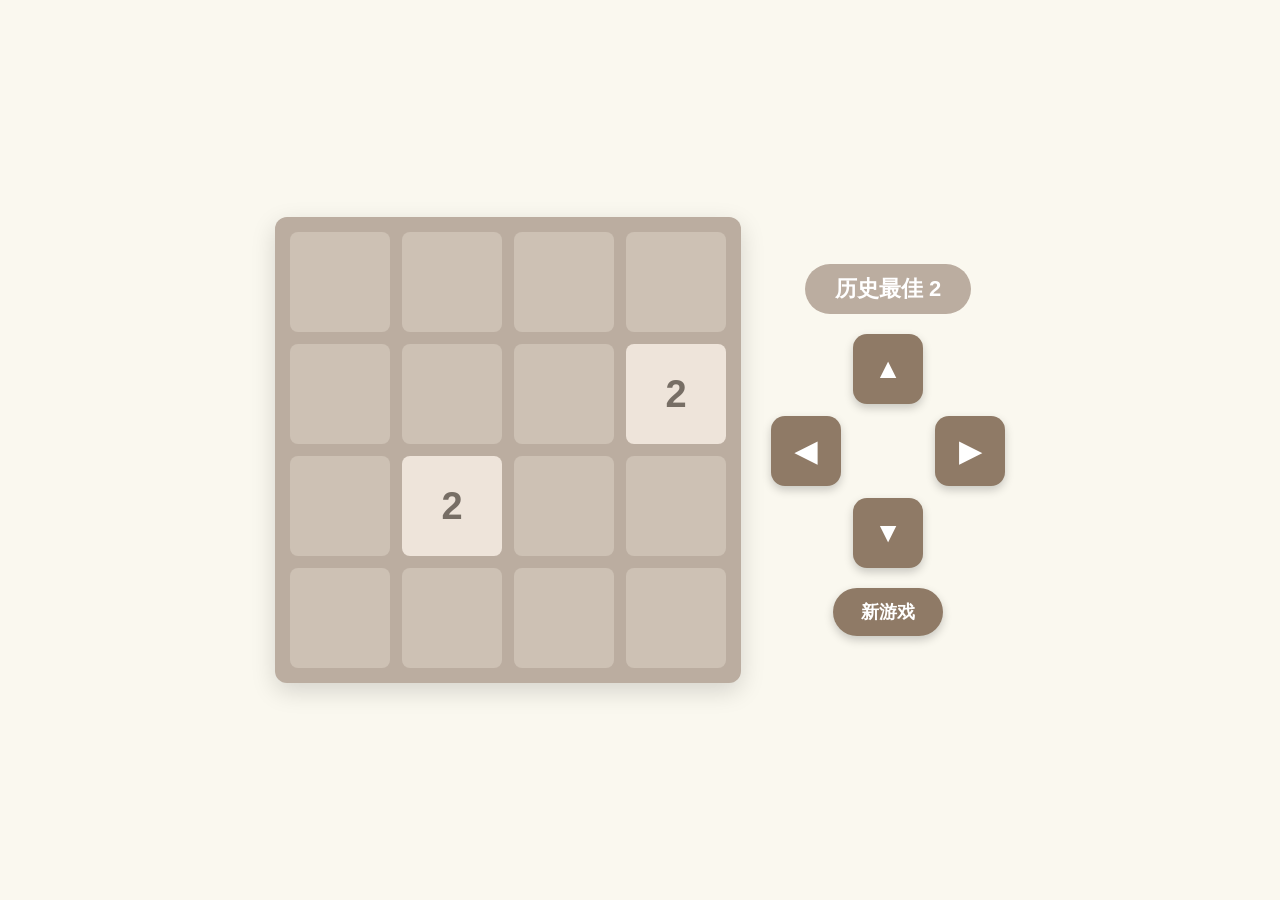
<file: static/2048/index.html>
<!DOCTYPE html>
<html lang="zh">
<head>
    <meta charset="UTF-8">
    <meta name="viewport" content="width=device-width, initial-scale=1.0">
    <title>2048(Made by Jinhong270)</title>
    <link rel="stylesheet" href="css/base.css">
    <link rel="stylesheet" href="css/board.css">
    <link rel="stylesheet" href="css/controls.css">
    <link rel="stylesheet" href="css/modal.css">
    <link rel="stylesheet" href="css/responsive.css">
</head>
<body>
    <div class="game-wrapper">
        <div class="board-section">
            <div class="grid" id="grid"></div>
        </div>
        <div class="controls">
            <div class="score-box">历史最佳 <span id="maxValue">0</span></div>
            <div class="dpad">
                <button class="btn btn-up" data-dir="up">▲</button>
                <button class="btn btn-left" data-dir="left">◀</button>
                <button class="btn btn-right" data-dir="right">▶</button>
                <button class="btn btn-down" data-dir="down">▼</button>
            </div>
            <button class="reset-btn" id="resetBtn">新游戏</button>
        </div>
    </div>

    <div id="winModal" class="modal">
        <div class="modal-content">
            <p>恭喜！你达到了2048！</p>
            <div class="modal-buttons">
                <button id="continueBtn" class="modal-btn">继续游戏</button>
                <button id="newGameFromWinBtn" class="modal-btn">新游戏</button>
            </div>
        </div>
    </div>

    <div id="gameOverModal" class="modal">
        <div class="modal-content">
            <p>游戏结束！没有可移动的格子了。</p>
            <div class="modal-buttons">
                <button id="newGameFromOverBtn" class="modal-btn">新游戏</button>
            </div>
        </div>
    </div>

    <script src="js/logic.js"></script>
    <script src="js/ui.js"></script>
    <script src="js/state.js"></script>
    <script src="js/main.js"></script>
</body>
</html>
</file>
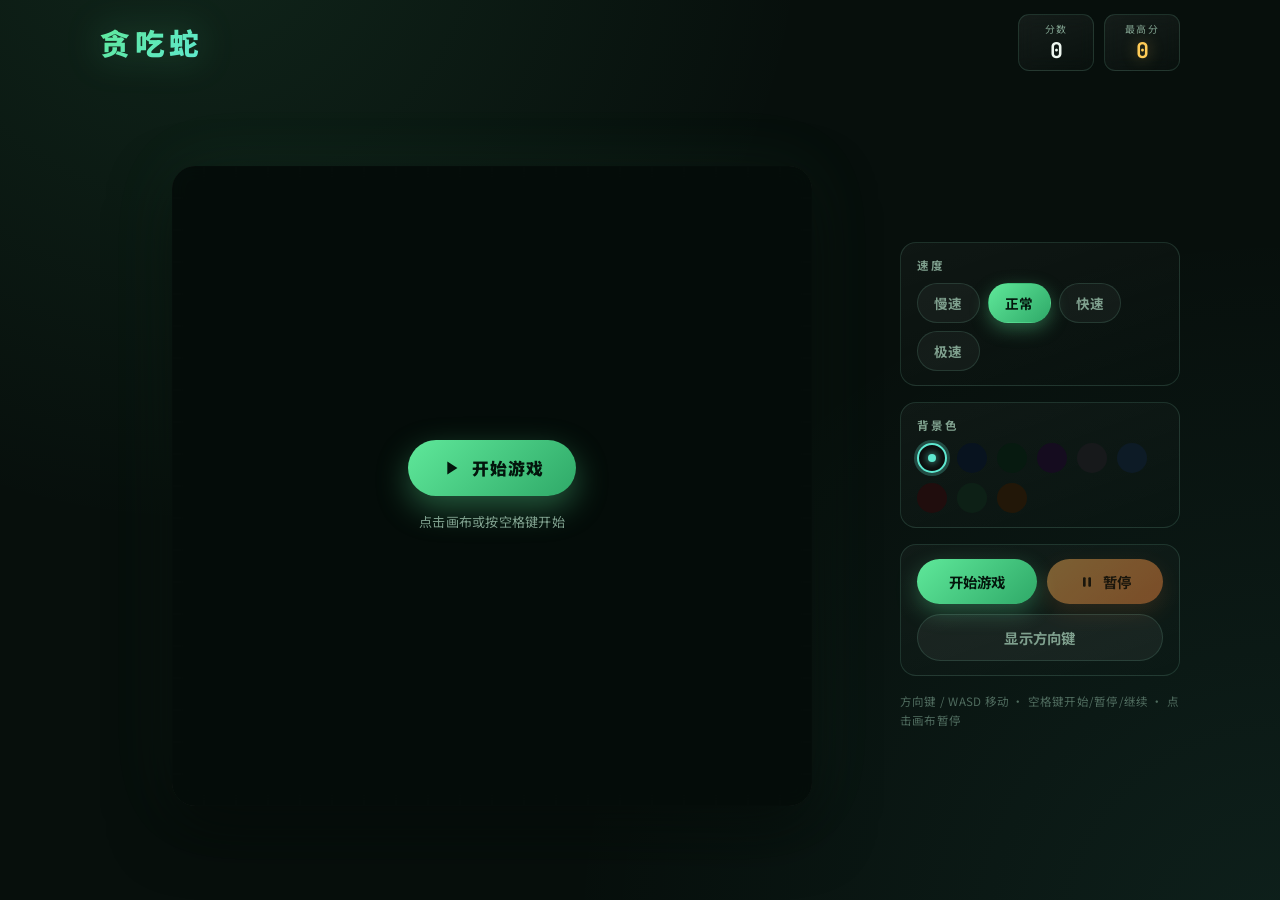
<file: static/Snake/index.html>
<!DOCTYPE html>
<html lang="zh-CN">
<head>
<meta charset="UTF-8">
<meta name="viewport" content="width=device-width, initial-scale=1.0, maximum-scale=1.0, user-scalable=no, viewport-fit=cover">
<meta name="apple-mobile-web-app-capable" content="yes">
<meta name="apple-mobile-web-app-status-bar-style" content="black-translucent">
<meta name="theme-color" content="#081310">
<title>贪吃蛇 · Jinhong270</title>
<link rel="preconnect" href="https://fonts.googleapis.com">
<link rel="preconnect" href="https://fonts.gstatic.com" crossorigin>
<link href="https://fonts.googleapis.com/css2?family=JetBrains+Mono:wght@500;700&family=Noto+Sans+SC:wght@400;500;700;900&display=swap" rel="stylesheet">
<link rel="stylesheet" href="css/base.css">
<link rel="stylesheet" href="css/layout.css">
<link rel="stylesheet" href="css/components.css">
<link rel="stylesheet" href="css/responsive.css">
</head>
<body>
<div class="app">
  <header class="app-header">
    <h1 class="app-title">贪吃蛇</h1>
    <div class="score-panel">
      <div class="score-chip">
        <span class="score-chip-label">分数</span>
        <span class="score-chip-value" id="currentScore">0</span>
      </div>
      <div class="score-chip score-chip-best">
        <span class="score-chip-label">最高分</span>
        <span class="score-chip-value" id="bestScore">0</span>
      </div>
    </div>
  </header>

  <main class="app-main">
    <div class="stage" id="stage">
      <div class="canvas-frame" id="canvasFrame">
        <canvas id="gameCanvas"></canvas>

        <div class="overlay" id="overlayIdle">
          <button class="play-button" id="startBtn">
            <svg viewBox="0 0 24 24" fill="currentColor"><path d="M8 5v14l11-7z"/></svg>
            <span>开始游戏</span>
          </button>
          <p class="overlay-hint">点击画布或按空格键开始</p>
        </div>

        <div class="overlay" id="overlayPaused">
          <div class="pause-glyph"><span></span><span></span></div>
          <p class="overlay-title">已暂停</p>
          <p class="overlay-hint">点击画布或按空格键继续</p>
        </div>

        <div class="overlay" id="overlayGameOver">
          <p class="overlay-title">游戏结束</p>
          <p class="overlay-score">得分 <span id="finalScore">0</span></p>
          <span class="new-best-badge" id="newBestBadge">新纪录</span>
          <button class="restart-button" id="restartFromOverBtn">再来一局</button>
        </div>

        <div class="toast" id="toast"></div>
      </div>

      <div class="dpad" id="dpad">
        <button class="dpad-btn dpad-up" data-dir="up" aria-label="向上">
          <svg viewBox="0 0 24 24" fill="currentColor"><path d="M12 5l7 7-1.4 1.4L13 8.8V19h-2V8.8l-4.6 4.6L5 12z"/></svg>
        </button>
        <button class="dpad-btn dpad-left" data-dir="left" aria-label="向左">
          <svg viewBox="0 0 24 24" fill="currentColor"><path d="M12 5l7 7-1.4 1.4L13 8.8V19h-2V8.8l-4.6 4.6L5 12z"/></svg>
        </button>
        <button class="dpad-btn dpad-right" data-dir="right" aria-label="向右">
          <svg viewBox="0 0 24 24" fill="currentColor"><path d="M12 5l7 7-1.4 1.4L13 8.8V19h-2V8.8l-4.6 4.6L5 12z"/></svg>
        </button>
        <button class="dpad-btn dpad-down" data-dir="down" aria-label="向下">
          <svg viewBox="0 0 24 24" fill="currentColor"><path d="M12 5l7 7-1.4 1.4L13 8.8V19h-2V8.8l-4.6 4.6L5 12z"/></svg>
        </button>
      </div>
    </div>

    <aside class="controls-panel">
      <section class="control-group">
        <div class="control-group-title">速度</div>
        <div class="mode-selector" id="modeSelector">
          <button class="mode-btn" data-speed="180">慢速</button>
          <button class="mode-btn active" data-speed="130">正常</button>
          <button class="mode-btn" data-speed="90">快速</button>
          <button class="mode-btn" data-speed="60">极速</button>
        </div>
      </section>

      <section class="control-group">
        <div class="control-group-title">背景色</div>
        <div class="color-swatches" id="colorSwatches">
          <div class="swatch active" data-color="#0b0b0b" style="background:#0b0b0b;" title="经典黑"></div>
          <div class="swatch" data-color="#08131f" style="background:#08131f;" title="深邃蓝"></div>
          <div class="swatch" data-color="#071a10" style="background:#071a10;" title="暗夜绿"></div>
          <div class="swatch" data-color="#150c1f" style="background:#150c1f;" title="神秘紫"></div>
          <div class="swatch" data-color="#17191b" style="background:#17191b;" title="石墨灰"></div>
          <div class="swatch" data-color="#0d1b26" style="background:#0d1b26;" title="深海蓝"></div>
          <div class="swatch" data-color="#200d0d" style="background:#200d0d;" title="暗红褐"></div>
          <div class="swatch" data-color="#0d2016" style="background:#0d2016;" title="丛林绿"></div>
          <div class="swatch" data-color="#221708" style="background:#221708;" title="古铜色"></div>
        </div>
      </section>

      <section class="control-group button-group">
        <button class="action-btn primary" id="restartBtn">开始游戏</button>
        <button class="action-btn secondary" id="pauseBtn" disabled>
          <span class="btn-icon icon-pause"><svg viewBox="0 0 24 24" fill="currentColor"><rect x="6" y="5" width="4" height="14" rx="1.5"/><rect x="14" y="5" width="4" height="14" rx="1.5"/></svg></span>
          <span class="btn-icon icon-play"><svg viewBox="0 0 24 24" fill="currentColor"><path d="M8 5v14l11-7z"/></svg></span>
          <span class="btn-label">暂停</span>
        </button>
        <button class="action-btn ghost" id="toggleDpadBtn">显示方向键</button>
      </section>

      <p class="hint-text" id="hint"></p>
    </aside>
  </main>
</div>
<script src="js/config.js"></script>
<script src="js/state.js"></script>
<script src="js/renderer.js"></script>
<script src="js/input.js"></script>
<script src="js/ui.js"></script>
<script src="js/main.js"></script>
</body>
</html>
</file>
<file: static/2048/css/base.css>
* {
    margin: 0;
    padding: 0;
    box-sizing: border-box;
}

body {
    background: #faf8ef;
    display: flex;
    justify-content: center;
    align-items: center;
    min-height: 100vh;
    font-family: 'Segoe UI', Tahoma, Geneva, Verdana, sans-serif;
    padding: 20px;
}

.game-wrapper {
    display: flex;
    gap: 30px;
    align-items: center;
    flex-wrap: wrap;
    justify-content: center;
}
</file>
<file: static/2048/css/board.css>
.board-section {
    background: #bbada0;
    border-radius: 12px;
    padding: 15px;
    box-shadow: 0 8px 24px rgba(0,0,0,0.15);
}

.grid {
    display: grid;
    grid-template-columns: repeat(4, 100px);
    grid-template-rows: repeat(4, 100px);
    gap: 12px;
}

.cell {
    background: #cdc1b4;
    border-radius: 8px;
    display: flex;
    justify-content: center;
    align-items: center;
    font-size: 38px;
    font-weight: bold;
    color: #776e65;
    transition: all 0.15s ease;
    user-select: none;
}

.cell[data-value="2"]    { background: #eee4da; }
.cell[data-value="4"]    { background: #ede0c8; }
.cell[data-value="8"]    { background: #f2b179; color: #f9f6f2; }
.cell[data-value="16"]   { background: #f59563; color: #f9f6f2; }
.cell[data-value="32"]   { background: #f67c5f; color: #f9f6f2; }
.cell[data-value="64"]   { background: #f65e3b; color: #f9f6f2; }
.cell[data-value="128"]  { background: #edcf72; color: #f9f6f2; font-size: 32px; }
.cell[data-value="256"]  { background: #edcc61; color: #f9f6f2; font-size: 32px; }
.cell[data-value="512"]  { background: #edc850; color: #f9f6f2; font-size: 32px; }
.cell[data-value="1024"] { background: #edc53f; color: #f9f6f2; font-size: 28px; }
.cell[data-value="2048"] { background: #edc22e; color: #f9f6f2; font-size: 28px; }
.cell[data-value="4096"] { background: #3c3a32; color: #f9f6f2; font-size: 28px; }
.cell[data-value="8192"] { background: #2c2a24; color: #f9f6f2; font-size: 26px; }
.cell[data-value="16384"] { background: #1e1c18; color: #f9f6f2; font-size: 24px; }

.cell.animate {
    transform: scale(1.08);
    transition: transform 0.08s ease;
}

.cell.pop-in {
    animation: popIn 0.15s ease-out;
}

@keyframes popIn {
    0% { transform: scale(0); }
    50% { transform: scale(1.1); }
    100% { transform: scale(1); }
}
</file>
<file: static/2048/css/controls.css>
.controls {
    display: flex;
    flex-direction: column;
    align-items: center;
    gap: 20px;
}

.score-box {
    background: #bbada0;
    color: white;
    padding: 10px 30px;
    border-radius: 30px;
    font-size: 22px;
    font-weight: bold;
    text-align: center;
}

.dpad {
    display: grid;
    grid-template-areas:
        ". up ."
        "left . right"
        ". down .";
    gap: 12px;
}

.btn {
    width: 70px;
    height: 70px;
    border: none;
    border-radius: 14px;
    background: #8f7a66;
    color: white;
    font-size: 28px;
    font-weight: bold;
    cursor: pointer;
    transition: background 0.2s, transform 0.1s;
    display: flex;
    justify-content: center;
    align-items: center;
    box-shadow: 0 4px 10px rgba(0,0,0,0.2);
    user-select: none;
}

.btn:active {
    transform: scale(0.92);
    background: #9e8b77;
}

.btn-up    { grid-area: up; }
.btn-down  { grid-area: down; }
.btn-left  { grid-area: left; }
.btn-right { grid-area: right; }

.reset-btn {
    background: #8f7a66;
    color: white;
    padding: 12px 28px;
    border: none;
    border-radius: 30px;
    font-size: 18px;
    font-weight: bold;
    cursor: pointer;
    box-shadow: 0 4px 10px rgba(0,0,0,0.2);
    transition: background 0.2s, transform 0.1s;
}

.reset-btn:active {
    transform: scale(0.95);
    background: #9e8b77;
}
</file>
<file: static/2048/css/modal.css>
.modal {
    display: none;
    position: fixed;
    top: 0;
    left: 0;
    width: 100%;
    height: 100%;
    background-color: rgba(0,0,0,0.5);
    justify-content: center;
    align-items: center;
    z-index: 2000;
}

.modal-content {
    background: #faf8ef;
    border-radius: 24px;
    padding: 30px 40px;
    text-align: center;
    box-shadow: 0 8px 30px rgba(0,0,0,0.3);
    font-size: 28px;
    font-weight: bold;
    color: #776e65;
    min-width: 300px;
}

.modal-buttons {
    margin-top: 30px;
    display: flex;
    gap: 20px;
    justify-content: center;
}

.modal-btn {
    background: #8f7a66;
    color: white;
    border: none;
    padding: 10px 24px;
    border-radius: 30px;
    font-size: 18px;
    font-weight: bold;
    cursor: pointer;
    transition: background 0.2s;
}

.modal-btn:hover {
    background: #9e8b77;
}
</file>
<file: static/2048/css/responsive.css>
@media (max-width: 600px) {
    .grid {
        grid-template-columns: repeat(4, 70px);
        grid-template-rows: repeat(4, 70px);
        gap: 8px;
    }
    .cell {
        font-size: 24px;
    }
    .btn {
        width: 55px;
        height: 55px;
        font-size: 24px;
    }
    .modal-content {
        padding: 20px 25px;
        font-size: 22px;
        min-width: 260px;
    }
    .modal-btn {
        padding: 8px 18px;
        font-size: 16px;
    }
}
</file>
<file: static/Snake/css/base.css>
:root{
  --bg-deep:#070f0c;
  --panel-border:rgba(130,210,180,0.16);
  --snake-head:#5fe89a;
  --snake-mid:#2fa968;
  --gold:#ffcb57;
  --teal:#5fe8d0;
  --text-primary:#eef7f0;
  --text-muted:#7fa08e;
  --text-faint:#4f6b5e;
  --radius-lg:24px;
  --radius-md:16px;
  --radius-sm:11px;
  --radius-pill:999px;
  --shadow-deep:0 24px 60px rgba(0,0,0,0.55);
  --font-cjk:"Noto Sans SC","PingFang SC","Microsoft YaHei",sans-serif;
  --font-mono:"JetBrains Mono","SFMono-Regular",Consolas,monospace;
}
*{margin:0;padding:0;box-sizing:border-box;-webkit-tap-highlight-color:transparent;-webkit-touch-callout:none;}
html{overscroll-behavior:none;}
body{
  min-height:100vh;
  min-height:100dvh;
  background:
    radial-gradient(circle at 15% -10%, rgba(95,232,154,0.10), transparent 42%),
    radial-gradient(circle at 100% 105%, rgba(95,232,208,0.08), transparent 45%),
    var(--bg-deep);
  color:var(--text-primary);
  font-family:var(--font-cjk);
  overscroll-behavior:none;
  touch-action:manipulation;
  -webkit-user-select:none;
  user-select:none;
}
button{font-family:inherit;border:none;background:none;color:inherit;cursor:pointer;}
button:disabled{cursor:default;opacity:0.45;}
button:focus-visible{outline:2px solid var(--teal);outline-offset:2px;border-radius:6px;}
svg{display:block;}
</file>
<file: static/Snake/css/layout.css>
.app{
  min-height:100vh;
  min-height:100dvh;
  display:flex;
  flex-direction:column;
  align-items:center;
  gap:14px;
  padding:max(14px, env(safe-area-inset-top)) max(14px, env(safe-area-inset-right)) max(14px, env(safe-area-inset-bottom)) max(14px, env(safe-area-inset-left));
}
.app-header{
  width:100%;
  max-width:1080px;
  display:flex;
  align-items:center;
  justify-content:space-between;
  gap:12px;
  flex-wrap:wrap;
}
.app-title{
  font-weight:900;
  font-size:clamp(1.25rem, 3.4vw, 1.85rem);
  letter-spacing:0.16em;
  background:linear-gradient(135deg, var(--snake-head), var(--teal));
  -webkit-background-clip:text;
  background-clip:text;
  color:transparent;
  filter:drop-shadow(0 0 18px rgba(95,232,154,0.28));
}
.score-panel{display:flex;gap:10px;}
.score-chip{
  background:linear-gradient(160deg, rgba(255,255,255,0.06), rgba(255,255,255,0.01));
  border:1px solid var(--panel-border);
  border-radius:var(--radius-sm);
  padding:6px 16px;
  min-width:76px;
  text-align:center;
  backdrop-filter:blur(8px);
}
.score-chip-label{
  font-size:0.62rem;
  letter-spacing:0.14em;
  color:var(--text-muted);
  display:block;
}
.score-chip-value{
  font-family:var(--font-mono);
  font-weight:700;
  font-size:1.35rem;
  font-variant-numeric:tabular-nums;
  display:inline-block;
}
.score-chip-best .score-chip-value{color:var(--gold);text-shadow:0 0 16px rgba(255,203,87,0.4);}
.score-chip-value.bump{animation:scoreBump 0.32s ease;}
@keyframes scoreBump{
  0%{transform:scale(1);}
  40%{transform:scale(1.35);}
  100%{transform:scale(1);}
}
.app-main{
  width:100%;
  max-width:1080px;
  flex:1;
  min-height:0;
  display:flex;
  flex-direction:column;
  gap:16px;
}
.stage{
  flex:1;
  min-height:0;
  min-width:0;
  display:flex;
  flex-direction:column;
  align-items:center;
  justify-content:center;
  gap:14px;
}
.canvas-frame{
  position:relative;
  border-radius:var(--radius-lg);
  overflow:hidden;
  background:#04120b;
  box-shadow:var(--shadow-deep), inset 0 0 0 1px var(--panel-border), 0 0 70px rgba(95,232,154,0.07);
  touch-action:none;
  cursor:pointer;
  flex-shrink:0;
}
canvas{display:block;}
</file>
<file: static/Snake/css/components.css>
.overlay{
  position:absolute;
  inset:0;
  display:flex;
  flex-direction:column;
  align-items:center;
  justify-content:center;
  gap:16px;
  text-align:center;
  padding:24px;
  background:rgba(4,14,10,0.74);
  backdrop-filter:blur(10px);
  opacity:0;
  transform:scale(0.94);
  pointer-events:none;
  transition:opacity 0.25s ease, transform 0.25s ease;
}
.overlay.visible{opacity:1;transform:scale(1);pointer-events:auto;}
.overlay-title{
  font-weight:900;
  font-size:clamp(1.3rem, 4vw, 1.7rem);
  letter-spacing:0.08em;
}
.overlay-hint{
  font-size:0.82rem;
  color:var(--text-muted);
  letter-spacing:0.02em;
}
.play-button{
  display:flex;
  align-items:center;
  gap:10px;
  padding:16px 32px;
  border-radius:var(--radius-pill);
  background:linear-gradient(135deg, var(--snake-head), var(--snake-mid));
  color:#03150c;
  font-weight:900;
  font-size:1.05rem;
  letter-spacing:0.06em;
  box-shadow:0 12px 32px rgba(95,232,154,0.35);
  transition:transform 0.15s ease, box-shadow 0.15s ease;
}
.play-button:hover{transform:translateY(-2px);box-shadow:0 16px 40px rgba(95,232,154,0.45);}
.play-button:active{transform:translateY(0) scale(0.96);}
.play-button svg{width:22px;height:22px;}
.pause-glyph{
  display:flex;
  gap:8px;
}
.pause-glyph span{
  width:9px;
  height:34px;
  border-radius:5px;
  background:linear-gradient(180deg, var(--text-primary), rgba(255,255,255,0.6));
  box-shadow:0 0 18px rgba(255,255,255,0.35);
}
.overlay-score{
  font-family:var(--font-mono);
  font-size:1.1rem;
  color:var(--text-muted);
}
.overlay-score span{
  color:var(--text-primary);
  font-weight:700;
  font-size:1.3rem;
}
.new-best-badge{
  font-size:0.78rem;
  font-weight:700;
  letter-spacing:0.08em;
  color:#221806;
  background:linear-gradient(135deg, var(--gold), #ffe08a);
  padding:5px 14px;
  border-radius:var(--radius-pill);
  box-shadow:0 8px 20px rgba(255,203,87,0.35);
  opacity:0;
  transform:translateY(4px);
  transition:opacity 0.2s ease, transform 0.2s ease;
}
.new-best-badge.visible{opacity:1;transform:translateY(0);}
.restart-button{
  padding:13px 30px;
  border-radius:var(--radius-pill);
  background:linear-gradient(135deg, var(--snake-head), var(--snake-mid));
  color:#03150c;
  font-weight:800;
  font-size:0.95rem;
  letter-spacing:0.04em;
  box-shadow:0 10px 26px rgba(95,232,154,0.32);
  transition:transform 0.15s ease;
}
.restart-button:hover{transform:translateY(-2px);}
.restart-button:active{transform:scale(0.96);}
.toast{
  position:absolute;
  top:16px;
  left:50%;
  transform:translateX(-50%) translateY(-12px);
  background:rgba(20,16,12,0.92);
  border:1px solid rgba(255,159,67,0.4);
  color:#ffd9ad;
  font-size:0.8rem;
  font-weight:600;
  padding:8px 16px;
  border-radius:var(--radius-pill);
  opacity:0;
  pointer-events:none;
  transition:opacity 0.22s ease, transform 0.22s ease;
  white-space:nowrap;
  z-index:5;
}
.toast.visible{opacity:1;transform:translateX(-50%) translateY(0);}
.dpad{
  display:none;
  grid-template-columns:52px 52px 52px;
  grid-template-rows:52px 52px 52px;
  gap:6px;
  justify-content:center;
}
.dpad.visible{display:grid;}
.dpad-btn{
  background:linear-gradient(160deg, rgba(255,255,255,0.08), rgba(255,255,255,0.02));
  border:1px solid var(--panel-border);
  border-radius:var(--radius-md);
  color:var(--text-primary);
  display:flex;
  align-items:center;
  justify-content:center;
  backdrop-filter:blur(6px);
  transition:background 0.12s ease, transform 0.1s ease;
}
.dpad-btn:active{background:rgba(95,232,154,0.22);transform:scale(0.92);}
.dpad-btn svg{width:22px;height:22px;color:var(--snake-head);}
.dpad-up{grid-column:2;grid-row:1;}
.dpad-left{grid-column:1;grid-row:2;transform:rotate(-90deg);}
.dpad-left svg{transform:rotate(90deg);}
.dpad-right{grid-column:3;grid-row:2;}
.dpad-right svg{transform:rotate(90deg);}
.dpad-down{grid-column:2;grid-row:3;}
.dpad-down svg{transform:rotate(180deg);}
.controls-panel{
  width:100%;
  display:flex;
  flex-direction:column;
  gap:16px;
}
.control-group{
  background:linear-gradient(160deg, rgba(255,255,255,0.035), rgba(255,255,255,0.005));
  border:1px solid var(--panel-border);
  border-radius:var(--radius-md);
  padding:14px 16px;
}
.control-group-title{
  font-size:0.72rem;
  font-weight:700;
  letter-spacing:0.16em;
  color:var(--text-muted);
  margin-bottom:10px;
}
.mode-selector{
  display:flex;
  gap:8px;
  flex-wrap:wrap;
}
.mode-btn{
  background:rgba(255,255,255,0.04);
  border:1px solid var(--panel-border);
  color:var(--text-muted);
  padding:9px 16px;
  border-radius:var(--radius-pill);
  font-size:0.85rem;
  font-weight:700;
  letter-spacing:0.03em;
  transition:all 0.18s ease;
}
.mode-btn.active{
  background:linear-gradient(135deg, var(--snake-head), var(--snake-mid));
  border-color:transparent;
  color:#03150c;
  box-shadow:0 6px 18px rgba(95,232,154,0.35);
}
.mode-btn:not(.active):hover{background:rgba(255,255,255,0.08);color:var(--text-primary);}
.mode-btn.is-locked:not(.active){opacity:0.4;}
.color-swatches{
  display:flex;
  gap:10px;
  flex-wrap:wrap;
}
.swatch{
  width:30px;
  height:30px;
  border-radius:50%;
  border:2px solid transparent;
  position:relative;
  transition:transform 0.15s ease, border-color 0.15s ease;
}
.swatch:hover{transform:scale(1.08);}
.swatch.active{border-color:var(--teal);box-shadow:0 0 0 3px rgba(95,232,208,0.25);}
.swatch.active::after{
  content:"";
  position:absolute;
  inset:0;
  margin:auto;
  width:8px;
  height:8px;
  border-radius:50%;
  background:var(--teal);
  box-shadow:0 0 8px var(--teal);
}
.button-group{
  display:flex;
  flex-wrap:wrap;
  gap:10px;
}
.action-btn{
  flex:1 1 auto;
  display:flex;
  align-items:center;
  justify-content:center;
  gap:8px;
  padding:12px 18px;
  border-radius:var(--radius-pill);
  font-weight:700;
  font-size:0.9rem;
  letter-spacing:0.02em;
  white-space:nowrap;
  transition:transform 0.15s ease, box-shadow 0.15s ease, background 0.15s ease;
}
.action-btn:active{transform:scale(0.96);}
.action-btn.primary{
  background:linear-gradient(135deg, var(--snake-head), var(--snake-mid));
  color:#03150c;
  box-shadow:0 8px 22px rgba(95,232,154,0.3);
}
.action-btn.secondary{
  background:linear-gradient(135deg, #ffb457, #ff8a3d);
  color:#2a1200;
  box-shadow:0 8px 22px rgba(255,138,61,0.28);
}
.action-btn.secondary.is-resume{
  background:linear-gradient(135deg, var(--teal), #3fc4d8);
  color:#04231f;
  box-shadow:0 8px 22px rgba(95,232,208,0.28);
}
.action-btn.ghost{
  background:rgba(255,255,255,0.05);
  border:1px solid var(--panel-border);
  color:var(--text-muted);
}
.action-btn.ghost:hover{color:var(--text-primary);background:rgba(255,255,255,0.09);}
.btn-icon{width:16px;height:16px;flex-shrink:0;}
.btn-icon svg{width:100%;height:100%;}
.icon-play{display:none;}
.action-btn.is-resume .icon-pause{display:none;}
.action-btn.is-resume .icon-play{display:block;}
.hint-text{
  font-size:0.72rem;
  color:var(--text-faint);
  text-align:center;
  letter-spacing:0.02em;
  line-height:1.6;
}
</file>
<file: static/Snake/css/responsive.css>
@media (prefers-reduced-motion: reduce){
  *{animation-duration:0.001ms !important;animation-iteration-count:1 !important;transition-duration:0.001ms !important;}
}
@media (hover:hover) and (pointer:fine) and (min-width:900px){
  .app-main{flex-direction:row;align-items:stretch;}
  .stage{order:1;flex:1 1 auto;}
  .controls-panel{order:2;width:280px;flex:0 0 280px;justify-content:center;}
  .hint-text{text-align:left;}
  .control-group-title{text-align:left;}
}
@media (max-width:480px){
  .app-title{letter-spacing:0.1em;}
  .control-group{padding:12px 14px;}
  .action-btn{padding:11px 14px;font-size:0.85rem;}
  .dpad{grid-template-columns:46px 46px 46px;grid-template-rows:46px 46px 46px;}
}
@media (max-height:520px) and (orientation:landscape){
  .app{padding-top:8px;padding-bottom:8px;gap:8px;}
  .app-header{max-width:100%;}
  .app-title{font-size:1rem;letter-spacing:0.08em;}
  .score-chip{padding:4px 10px;min-width:58px;}
  .score-chip-label{font-size:0.55rem;}
  .score-chip-value{font-size:1rem;}
  .app-main{flex-direction:row;max-width:100%;gap:10px;}
  .stage{flex:1 1 auto;}
  .controls-panel{width:auto;flex:0 0 200px;gap:8px;justify-content:center;}
  .control-group{padding:8px 10px;}
  .control-group-title{font-size:0.6rem;margin-bottom:6px;}
  .mode-btn{padding:6px 10px;font-size:0.72rem;}
  .swatch{width:20px;height:20px;}
  .action-btn{padding:8px 10px;font-size:0.75rem;}
  .hint-text{display:none;}
  .dpad{grid-template-columns:38px 38px 38px;grid-template-rows:38px 38px 38px;gap:4px;}
}
</file>
